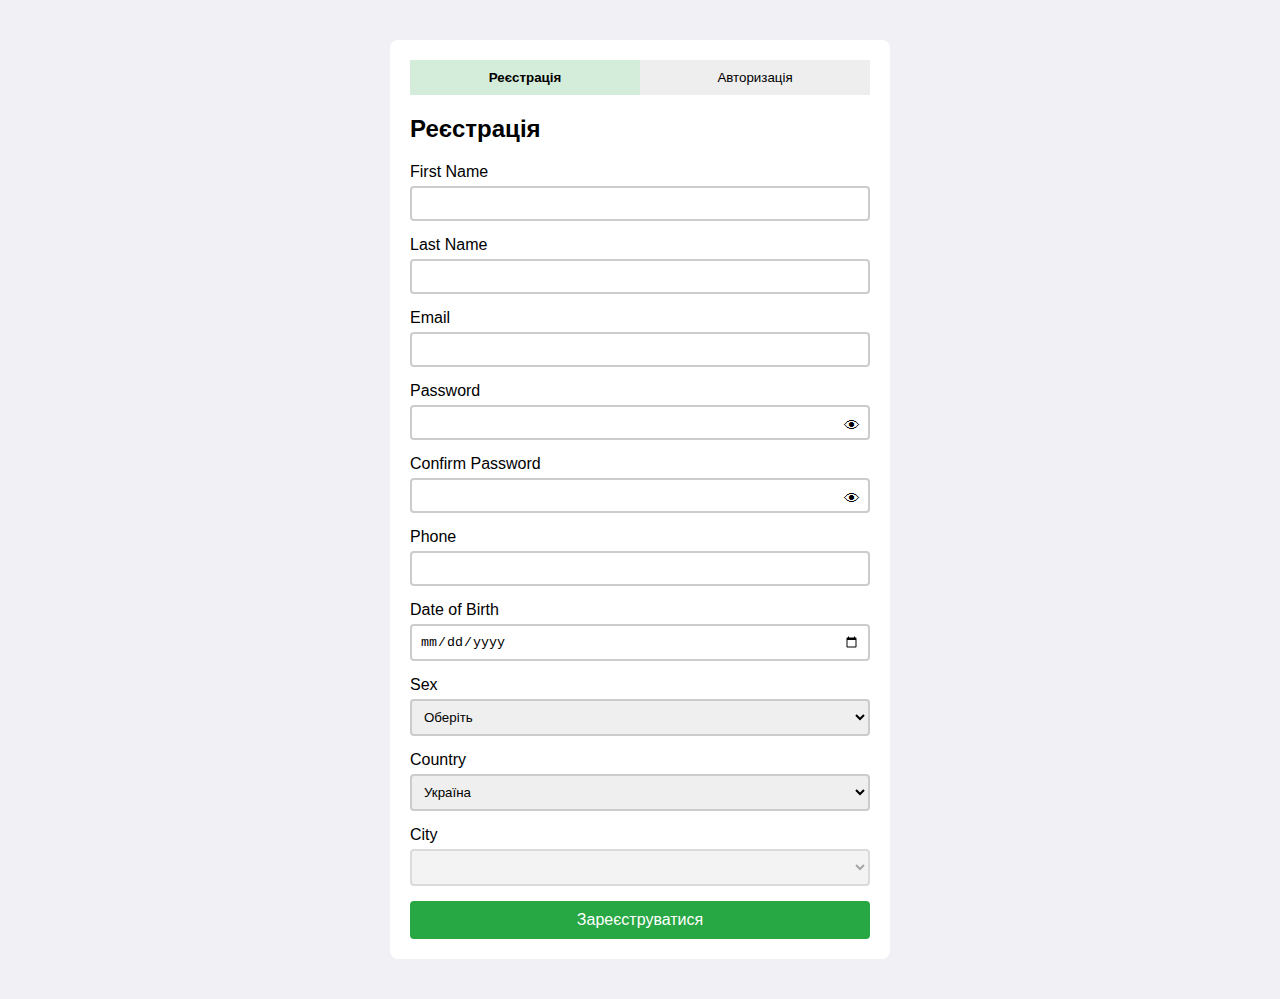
<file: JS 9/index.html>
<!DOCTYPE html>
<html lang="uk">
<head>
  <meta charset="UTF-8" />
  <meta name="viewport" content="width=device-width, initial-scale=1.0"/>
  <title>Форма реєстрації та авторизації</title>
  <link rel="stylesheet" href="styles.css" />
</head>
<body>
  <div class="container">
    <div class="tabs">
      <button class="tab active" data-tab="register">Реєстрація</button>
      <button class="tab" data-tab="login">Авторизація</button>
    </div>

    <form id="register-form" class="form active">
      <h2>Реєстрація</h2>
      <div class="form-group">
        <label>First Name</label>
        <input type="text" name="firstName" required />
        <small></small>
      </div>
      <div class="form-group">
        <label>Last Name</label>
        <input type="text" name="lastName" required />
        <small></small>
      </div>
      <div class="form-group">
        <label>Email</label>
        <input type="email" name="email" required />
        <small></small>
      </div>
      <div class="form-group password-field">
        <label>Password</label>
        <input type="password" name="password" required />
        <span class="toggle-eye">👁</span>
        <small></small>
      </div>
      <div class="form-group password-field">
        <label>Confirm Password</label>
        <input type="password" name="confirmPassword" required />
        <span class="toggle-eye">👁</span>
        <small></small>
      </div>
      <div class="form-group">
        <label>Phone</label>
        <input type="tel" name="phone" required />
        <small></small>
      </div>
      <div class="form-group">
        <label>Date of Birth</label>
        <input type="date" name="dob" required />
        <small></small>
      </div>
      <div class="form-group">
        <label>Sex</label>
        <select name="sex" required>
          <option value="">Оберіть</option>
          <option value="male">Чоловік</option>
          <option value="female">Жінка</option>
        </select>
        <small></small>
      </div>
      <div class="form-group">
        <label>Country</label>
        <select name="country" required></select>
        <small></small>
      </div>
      <div class="form-group">
        <label>City</label>
        <select name="city" disabled required></select>
        <small></small>
      </div>
      <button type="submit">Зареєструватися</button>
    </form>

    <form id="login-form" class="form">
      <h2>Авторизація</h2>
      <div class="form-group">
        <label>Username</label>
        <input type="text" name="username" required />
        <small></small>
      </div>
      <div class="form-group password-field">
        <label>Password</label>
        <input type="password" name="loginPassword" required />
        <span class="toggle-eye">👁</span>
        <small></small>
      </div>
      <div class="form-group checkbox">
        <input type="checkbox" name="remember" />
        <label>Запам'ятати мене</label>
      </div>
      <button type="submit">Увійти</button>
    </form>
  </div>

  <script src="script.js"></script>
</body>
</html>
</file>
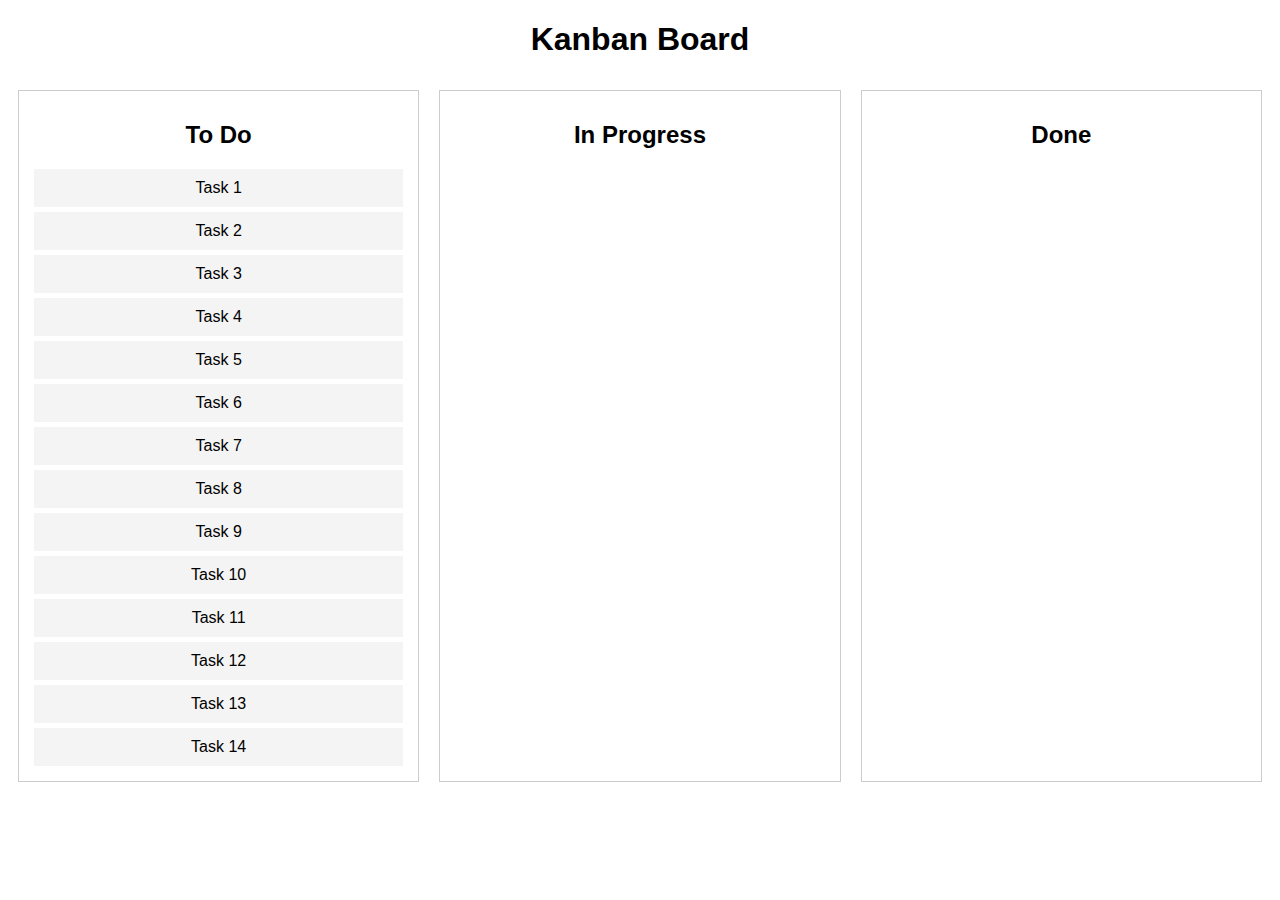
<file: JS 8/Kanban/index.html>
<!DOCTYPE html>
<html lang="uk">
<head>
    <meta charset="UTF-8">
    <meta name="viewport" content="width=device-width, initial-scale=1.0">
    <title>Kanban Board</title>
    <link rel="stylesheet" href="styles.css">
</head>
<body>
    <h1>Kanban Board</h1>
    <div class="board">
        <div class="column" id="todo" ondrop="drop(event)" ondragover="allowDrop(event)">
            <h2>To Do</h2>
            <div id="task1" class="task" draggable="true" ondragstart="drag(event)">Task 1</div>
            <div id="task2" class="task" draggable="true" ondragstart="drag(event)">Task 2</div>
            <div id="task3" class="task" draggable="true" ondragstart="drag(event)">Task 3</div>
            <div id="task4" class="task" draggable="true" ondragstart="drag(event)">Task 4</div>
            <div id="task5" class="task" draggable="true" ondragstart="drag(event)">Task 5</div>
            <div id="task6" class="task" draggable="true" ondragstart="drag(event)">Task 6</div>
            <div id="task7" class="task" draggable="true" ondragstart="drag(event)">Task 7</div>
            <div id="task8" class="task" draggable="true" ondragstart="drag(event)">Task 8</div>
            <div id="task9" class="task" draggable="true" ondragstart="drag(event)">Task 9</div>
            <div id="task10" class="task" draggable="true" ondragstart="drag(event)">Task 10</div>
            <div id="task11" class="task" draggable="true" ondragstart="drag(event)">Task 11</div>
            <div id="task12" class="task" draggable="true" ondragstart="drag(event)">Task 12</div>
            <div id="task13" class="task" draggable="true" ondragstart="drag(event)">Task 13</div>
            <div id="task14" class="task" draggable="true" ondragstart="drag(event)">Task 14</div>

        </div>
        <div class="column" id="in-progress" ondrop="drop(event)" ondragover="allowDrop(event)">
            <h2>In Progress</h2>
        </div>
        <div class="column" id="done" ondrop="drop(event)" ondragover="allowDrop(event)">
            <h2>Done</h2>
        </div>
    </div>
    <script src="kanban.js"></script>
</body>
</html>
</file>
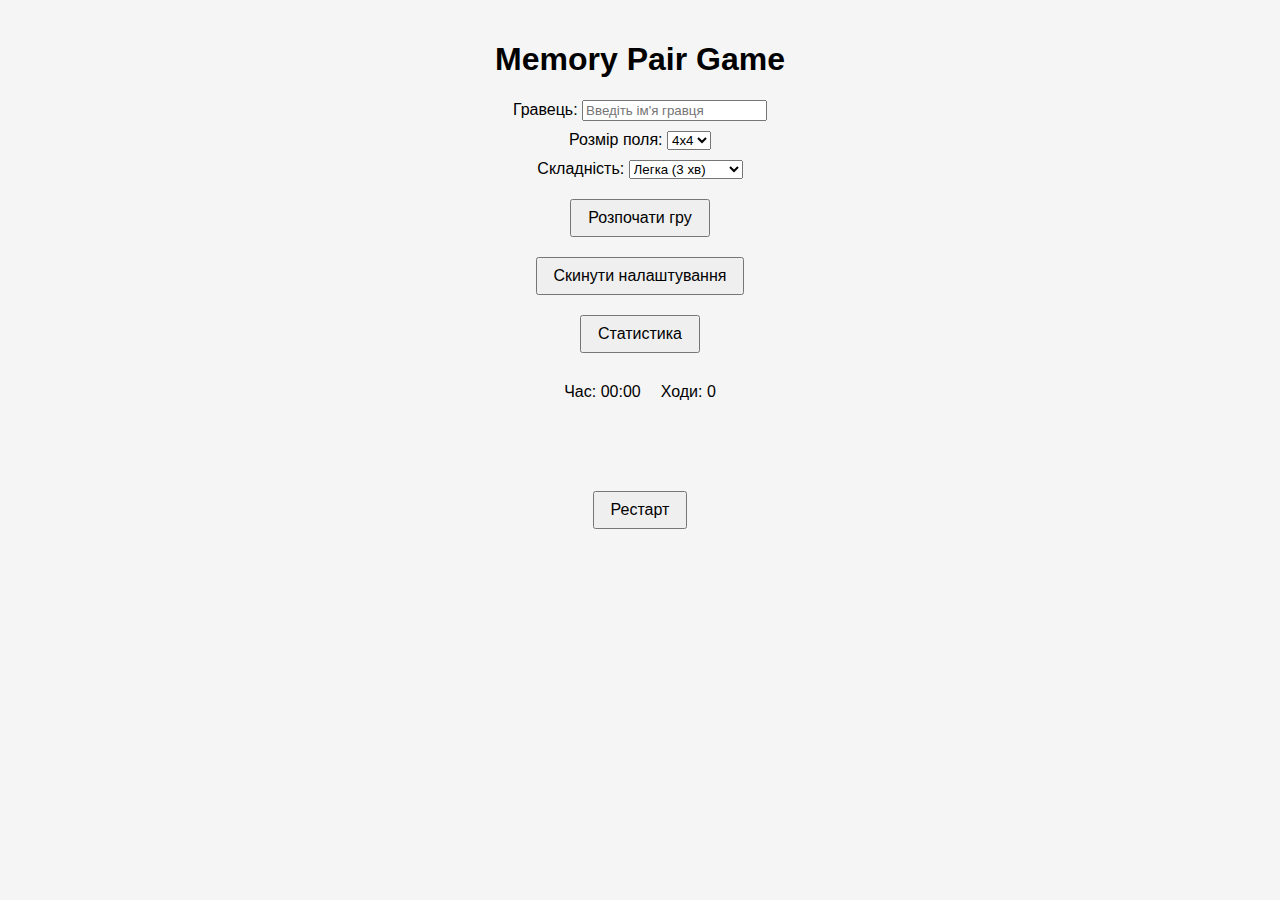
<file: JS 8/Memory Pair Game/index.html>
<!DOCTYPE html>
<html lang="uk">
<head>
  <meta charset="UTF-8">
  <meta name="viewport" content="width=device-width, initial-scale=1.0">
  <title>Memory Pair Game</title>
  <link rel="stylesheet" href="styles.css">
</head>
<body>
  <h1>Memory Pair Game</h1>

  <div id="settings">
    <label>Гравець: <input type="text" id="player-name" placeholder="Введіть ім'я гравця"></label>
    <label>Розмір поля:
      <select id="grid-size">
        <option value="4x4">4x4</option>
        <option value="6x6">6x6</option>
      </select>
    </label>
    <label>Складність:
      <select id="difficulty">
        <option value="easy">Легка (3 хв)</option>
        <option value="normal">Середня (2 хв)</option>
        <option value="hard">Складна (1 хв)</option>
      </select>
    </label>
    <button id="start-game">Розпочати гру</button>
    <button id="reset-settings">Скинути налаштування</button>
    <button id="show-stats">Статистика</button>
  </div>

  <div id="info">
    <div id="timer">Час: 00:00</div>
    <div id="moves">Ходи: 0</div>
  </div>

  <div id="game-wrapper">
    <div id="game-board"></div>
  </div>

  <div id="result"></div>

  <button id="restart">Рестарт</button>

  <script src="script.js"></script>
</body>
</html>
</file>
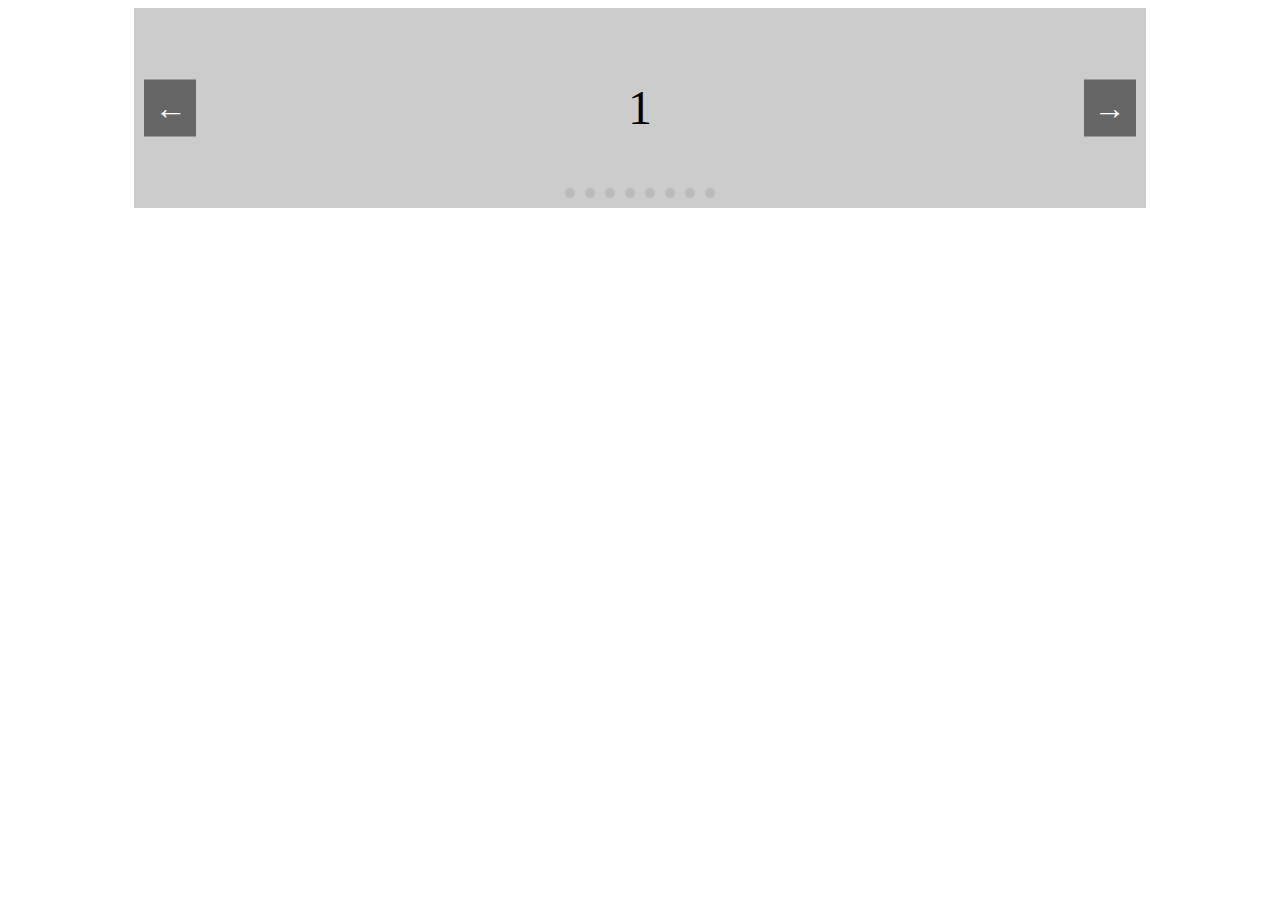
<file: JS 8/Slider/index.html>
<!DOCTYPE html>
<html lang="uk">
<head>
    <meta charset="UTF-8">
    <meta name="viewport" content="width=device-width, initial-scale=1.0">
    <title>Slider</title>
    <link rel="stylesheet" href="styles.css">
</head>
<body>
    <div id="slider" onmouseover="stopAutoScroll()" onmouseout="startAutoScroll()">
        <div class="slides">
            <div class="slide">1</div>
            <div class="slide">2</div>
            <div class="slide">3</div>
            <div class="slide">4</div>
            <div class="slide">5</div>
            <div class="slide">6</div>
            <div class="slide">7</div>
            <div class="slide">8</div>
        </div>
        <button class="arrow left">←</button>
        <button class="arrow right">→</button>
        <div class="pagination">
            <span class="dot"></span>
            <span class="dot"></span>
            <span class="dot"></span>
            <span class="dot"></span>
            <span class="dot"></span>
            <span class="dot"></span>
            <span class="dot"></span>
            <span class="dot"></span>
        </div>
    </div>
    <script src="slider.js"></script>
</body>
</html>
</file>
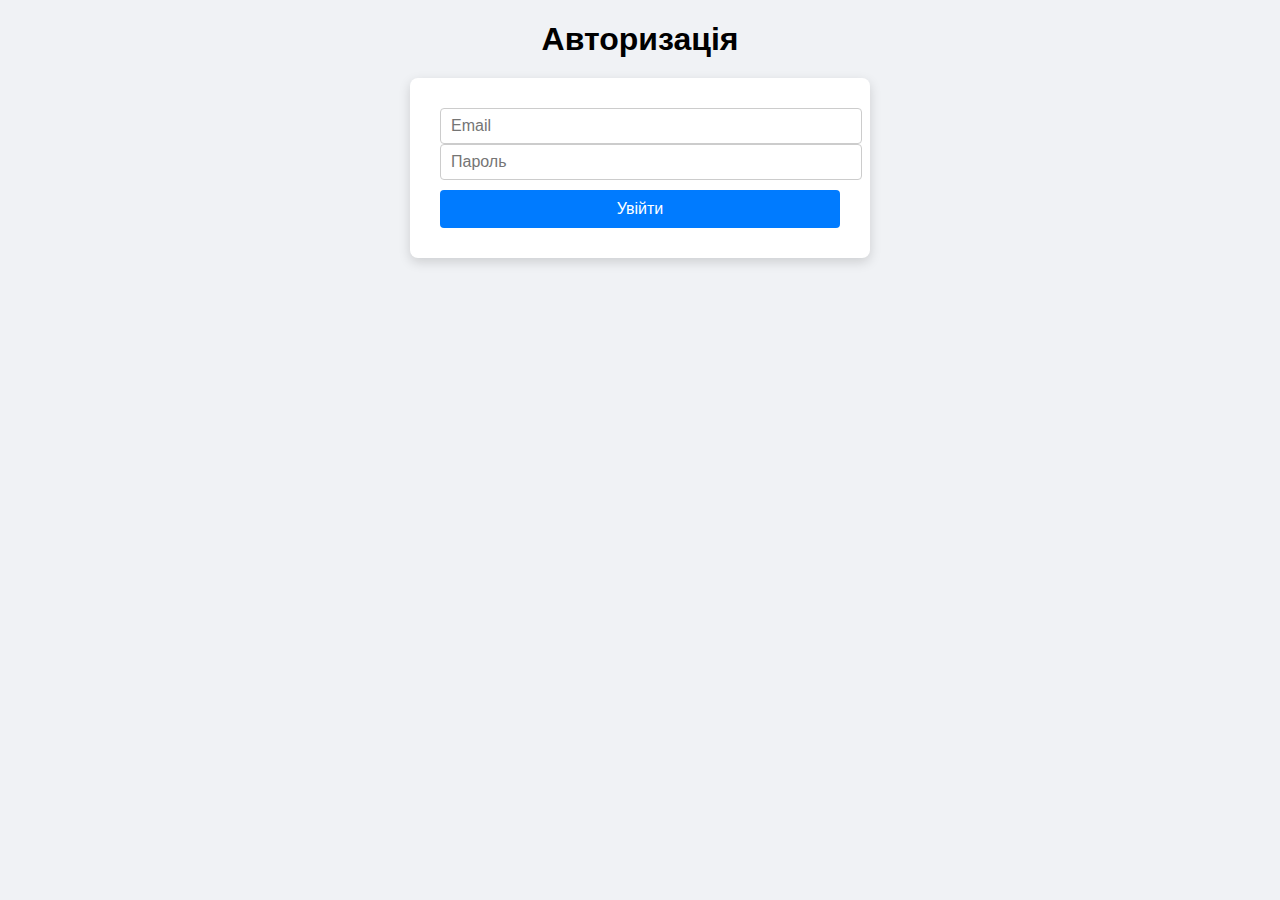
<file: JS_10/login.html>
<!DOCTYPE html>
<html lang="uk">
<head>
  <meta charset="UTF-8" />
  <title>Авторизація</title>
    <link rel="stylesheet" href="css/login.css" />

</head>
<body>
  <h1>Авторизація</h1>
  <form id="loginForm">
    <input type="email" id="loginEmail" placeholder="Email" required /><br/>
    <input type="password" id="loginPassword" placeholder="Пароль" required /><br/>
    <button type="submit">Увійти</button>
  </form>

  <script src="js/auth.js"></script>
</body>
</html>
</file>
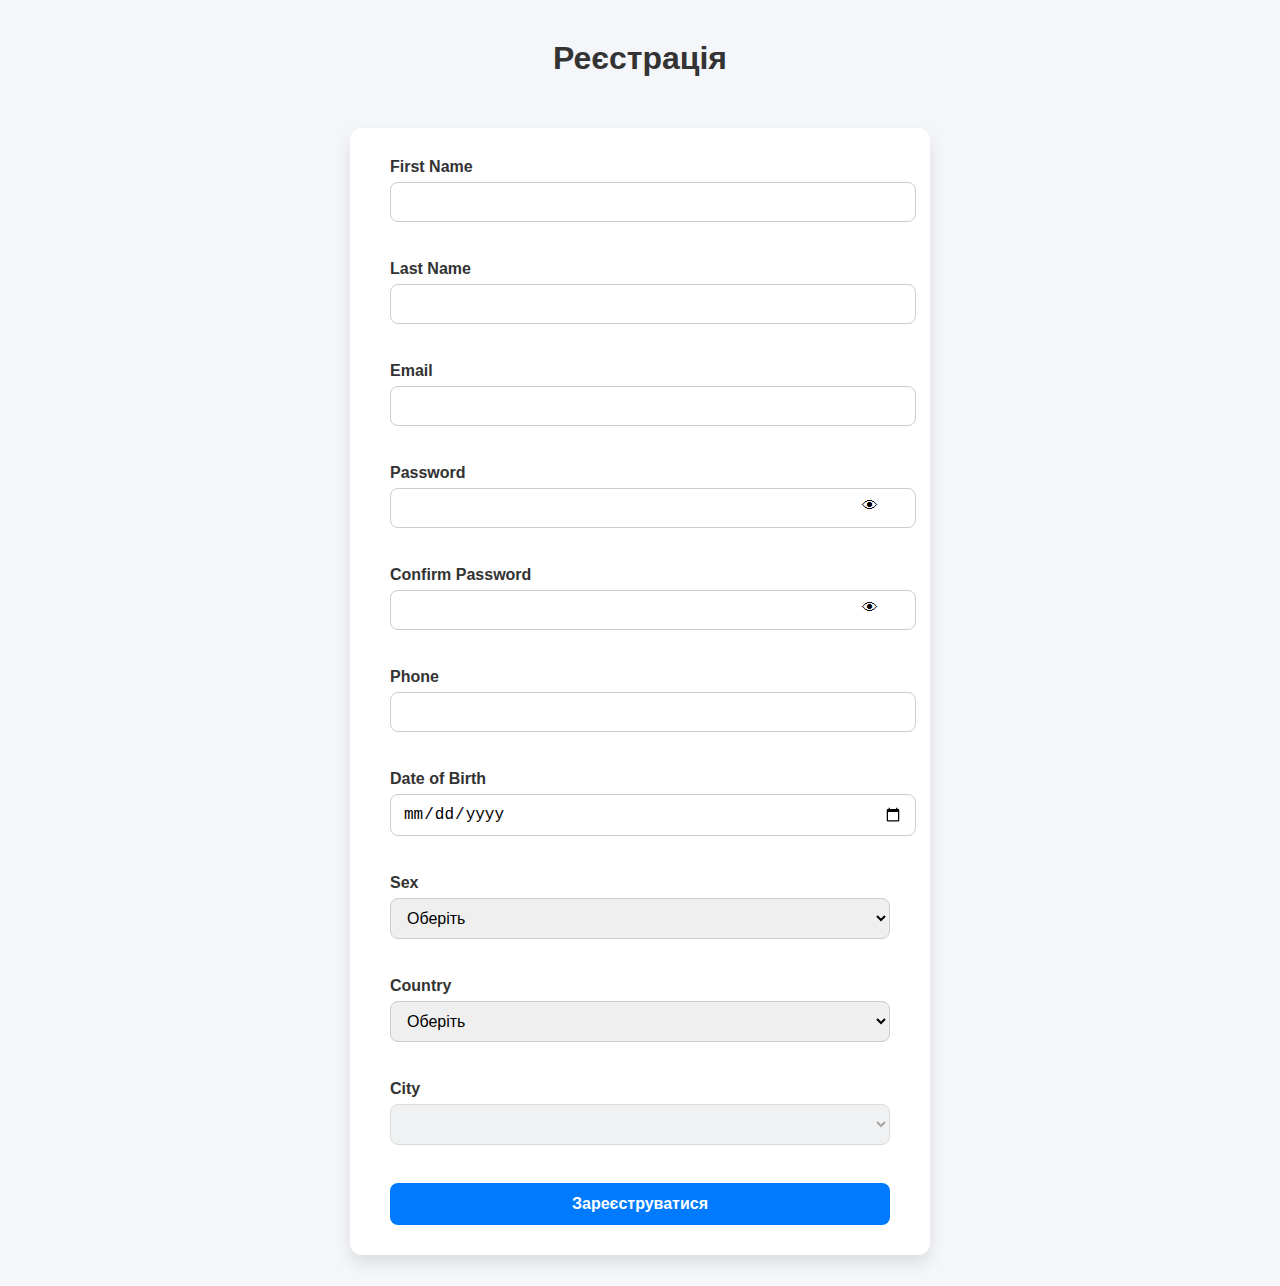
<file: JS_10/register.html>
<!DOCTYPE html>
<html lang="uk">
<head>
  <meta charset="UTF-8" />
  <title>Реєстрація</title>
      <link rel="stylesheet" href="css/auth.css" />

</head>
<body>
  <h1>Реєстрація</h1>
  <form id="register-form" class="form active">
      <div class="form-group">
        <label>First Name</label>
        <input type="text" name="firstName" required />
        <small></small>
      </div>
      <div class="form-group">
        <label>Last Name</label>
        <input type="text" name="lastName" required />
        <small></small>
      </div>
      <div class="form-group">
        <label>Email</label>
        <input type="email" name="email" required />
        <small></small>
      </div>
      <div class="form-group password-field">
        <label>Password</label>
        <input type="password" name="password" required />
        <span class="toggle-eye">👁</span>
        <small></small>
      </div>
      <div class="form-group password-field">
        <label>Confirm Password</label>
        <input type="password" name="confirmPassword" required />
        <span class="toggle-eye">👁</span>
        <small></small>
      </div>
      <div class="form-group">
        <label>Phone</label>
        <input type="tel" name="phone" required />
        <small></small>
      </div>
      <div class="form-group">
        <label>Date of Birth</label>
        <input type="date" name="dob" required />
        <small></small>
      </div>
      <div class="form-group">
        <label>Sex</label>
        <select name="sex" required>
          <option value="">Оберіть</option>
          <option value="male">Чоловік</option>
          <option value="female">Жінка</option>
        </select>
        <small></small>
      </div>
      <div class="form-group">
        <label>Country</label>
        <select name="country" required></select>
        <small></small>
      </div>
      <div class="form-group">
        <label>City</label>
        <select name="city" disabled required></select>
        <small></small>
      </div>
      <button type="submit">Зареєструватися</button>
    </form>

  <script src="js/auth.js"></script>
  <script src="js/registerValidation.js"></script>

</body>
</html>
</file>
<file: JS 9/styles.css>
* {
    box-sizing: border-box;
  }
  
  body {
    font-family: Arial, sans-serif;
    background: #f0f0f5;
    margin: 0;
    padding: 0;
  }
  
  .container {
    max-width: 500px;
    margin: 40px auto;
    background: white;
    padding: 20px;
    border-radius: 8px;
  }
  
  .tabs {
    display: flex;
    margin-bottom: 20px;
  }
  
  .tab {
    flex: 1;
    padding: 10px;
    background: #eee;
    border: none;
    cursor: pointer;
  }
  
  .tab.active {
    background: #d4edda;
    font-weight: bold;
  }
  
  .form {
    display: none;
  }
  
  .form.active {
    display: block;
  }
  
  .form-group {
    margin-bottom: 15px;
    position: relative;
  }
  
  .form-group label {
    display: block;
    margin-bottom: 5px;
  }
  
  .form-group input,
  .form-group select {
    width: 100%;
    padding: 8px;
    border: 2px solid #ccc;
    border-radius: 4px;
  }
  
  .form-group.success input,
  .form-group.success select {
    border-color: green;
  }
  
  .form-group.error input,
  .form-group.error select {
    border-color: red;
  }
  
  .form-group small {
    color: red;
    font-size: 12px;
    display: none;
  }
  
  .form-group.error small {
    display: block;
  }
  
  .password-field {
    position: relative;
  }
  
  .toggle-eye {
    position: absolute;
    top: 35px;
    right: 10px;
    cursor: pointer;
  }
  
  button[type="submit"] {
    background: #28a745;
    color: white;
    padding: 10px;
    border: none;
    width: 100%;
    font-size: 16px;
    border-radius: 4px;
    cursor: pointer;
  }
  
  .checkbox {
    display: flex;
    align-items: center;
    justify-content: end;
  }
  
  .checkbox input[type="checkbox"] {
    margin-right: 10px;
    width: 10%;
  }
</file>
<file: JS 8/Kanban/styles.css>
body {
    font-family: Arial, sans-serif;
    text-align: center;
}

.board {
    display: flex;
    justify-content: space-around;
}

.column {
    width: 30%;
    min-height: 300px;
    border: 1px solid #ccc;
    margin: 10px;
    padding: 10px;
}

.task {
    background-color: #f4f4f4;
    padding: 10px;
    margin: 5px;
    cursor: move;
}
</file>
<file: JS 8/Memory Pair Game/styles.css>
body {
    font-family: Arial, sans-serif;
    text-align: center;
}

.form-container, .game-container, #stats {
    margin-top: 20px;
}

#game-board {
    display: grid;
    grid-gap: 20px;
    margin: 20px auto;
    justify-content: center;
}

.card {
    width: 100px;
    height: 100px;
    background-color: #3498db;
    display: flex;
    align-items: center;
    justify-content: center;
    font-size: 2rem;
    cursor: pointer;
    position: relative;
    font-size: 32px;
    color: white;
    font-weight: bold;
    border-radius: 10px;
    font-family: Arial, sans-serif;
}

.card.flipped {
    background-color: #2ecc71;
}

button {
    margin-top: 20px;
}

#timer, #moves {
    margin-top: 10px;
}

#game-board {
    display: grid;
    grid-template-columns: repeat(auto-fill, minmax(100px, 1fr));
}
body {
    font-family: Arial, sans-serif;
    display: flex;
    flex-direction: column;
    align-items: center;
    margin: 0;
    padding: 20px;
    background-color: #f5f5f5;
  }
  
  #settings {
    margin-bottom: 20px;
    display: flex;
    flex-direction: column;
    gap: 10px;
    align-items: center;
  }
  
  #game-wrapper {
    display: flex;
    justify-content: center;
    width: 100%;
  }
  
  #game-board {
    display: grid;
    justify-content: center;
    gap: 20px;
  }
  
  .card {
    width: 80px;
    height: 80px;
    background-color: green;
    color: white;
    font-size: 2rem;
    display: flex;
    justify-content: center;
    align-items: center;
    cursor: pointer;
    border-radius: 8px;
    transform-style: preserve-3d;
    transition: transform 0.5s;
    position: relative;
  }
  
  .card.flip {
    transform: rotateY(180deg);
  }
  
  .card .front, .card .back {
    position: absolute;
    width: 100%;
    height: 100%;
    backface-visibility: hidden;
    display: flex;
    justify-content: center;
    align-items: center;
    border-radius: 8px;
  }
  
  .card .back {
    background-color: green;
  }
  
  .card .front {
    background-color: #fff;
    color: black;
    transform: rotateY(180deg);
  }
  
  #info {
    margin-bottom: 20px;
    display: flex;
    gap: 20px;
  }
  
  #result {
    margin-top: 20px;
    font-size: 1.2rem;
    color: darkblue;
  }
  
  button {
    margin-top: 10px;
    padding: 8px 16px;
    font-size: 1rem;
    cursor: pointer;
  }
</file>
<file: JS 8/Slider/styles.css>
#slider {
    position: relative;
    width: 80%;
    margin: 0 auto;
    overflow: hidden;
}

.slides {
    display: flex;
    transition: transform 0.5s ease-in-out;
}

.slide {
    min-width: 100%;
    background-color: #ccc;
    text-align: center;
    font-size: 3rem;
    line-height: 200px;
}

.arrow {
    position: absolute;
    top: 50%;
    transform: translateY(-50%);
    background-color: rgba(0, 0, 0, 0.5);
    color: white;
    font-size: 2rem;
    border: none;
    padding: 10px;
    cursor: pointer;
}

.left {
    left: 10px;
}

.right {
    right: 10px;
}

.pagination {
    position: absolute;
    bottom: 10px;
    left: 50%;
    transform: translateX(-50%);
    display: flex;
    justify-content: center;
}

.dot {
    width: 10px;
    height: 10px;
    margin: 0 5px;
    background-color: #bbb;
    border-radius: 50%;
    cursor: pointer;
}

.dot.active {
    background-color: #333;
}
</file>
<file: JS_10/css/login.css>
/* css/auth.css */

body {
  font-family: Arial, sans-serif;
  background: #f0f2f5;
  margin: 0;
  padding: 0;
  display: flex;
    flex-direction: column;
  justify-content: start;
  align-items: center;
  height: 100vh;
}

h1 {
  text-align: center;
  margin-bottom: 20px;
}

form {
  background: #fff;
  padding: 30px;
  border-radius: 8px;
  box-shadow: 0 4px 12px rgba(0, 0, 0, 0.15);
  width: 100%;
  max-width: 400px;
}

.form-group {
  margin-bottom: 15px;
}

label {
  display: block;
  font-weight: bold;
  margin-bottom: 5px;
}

input,
select {
  width: 100%;
  padding: 8px 10px;
  font-size: 16px;
  border: 1px solid #ccc;
  border-radius: 4px;
}

button {
  width: 100%;
  padding: 10px;
  background: #007bff;
  border: none;
  color: #fff;
  font-size: 16px;
  border-radius: 4px;
  cursor: pointer;
  margin-top: 10px;
}

button:hover {
  background: #0056b3;
}

small {
  color: red;
  font-size: 12px;
  display: block;
  margin-top: 3px;
}

.password-field {
  position: relative;
}

.toggle-eye {
  position: absolute;
  right: 10px;
  top: 36px;
  cursor: pointer;
}
</file>
<file: JS_10/css/auth.css>
/* Загальні стилі */
body {
  font-family: 'Segoe UI', sans-serif;
  background: #f4f6f9;
  margin: 0;
  padding: 0;
  display: flex;
  flex-direction: column;
  align-items: center;
  min-height: 100vh;
}

/* Заголовок */
h1 {
  margin-top: 40px;
  color: #333;
  font-size: 2rem;
}

/* Форма */
.form {
  background-color: #fff;
  padding: 30px 40px;
  margin: 30px 0;
  border-radius: 12px;
  box-shadow: 0 8px 16px rgba(0,0,0,0.1);
  max-width: 500px;
  width: 90%;
}

.form h2 {
  text-align: center;
  margin-bottom: 20px;
  color: #444;
}

/* Група елементів */
.form-group {
  margin-bottom: 18px;
  position: relative;
}

.form-group label {
  display: block;
  margin-bottom: 6px;
  font-weight: 600;
  color: #333;
}

.form-group input,
.form-group select {
  width: 100%;
  padding: 10px 12px;
  font-size: 16px;
  border: 1px solid #ccc;
  border-radius: 8px;
  outline: none;
  transition: border-color 0.3s;
}

.form-group input:focus,
.form-group select:focus {
  border-color: #007bff;
}

/* Повідомлення про помилку */
.form-group small {
  color: #d93025;
  font-size: 13px;
  margin-top: 4px;
  display: block;
  height: 16px;
}

/* Кнопка */
button[type="submit"] {
  width: 100%;
  background-color: #007bff;
  color: white;
  padding: 12px;
  border: none;
  border-radius: 8px;
  font-size: 16px;
  font-weight: bold;
  cursor: pointer;
  transition: background-color 0.3s;
}

button[type="submit"]:hover {
  background-color: #0056b3;
}

/* Поле пароля з іконкою ока */
.password-field {
  position: relative;
}

.password-field .toggle-eye {
  position: absolute;
  right: 12px;
  top: 50%;
  transform: translateY(-50%);
  cursor: pointer;
  user-select: none;
  font-size: 16px;
}

/* Деактивований select */
select:disabled {
  background-color: #e9ecef;
  cursor: not-allowed;
}
</file>
